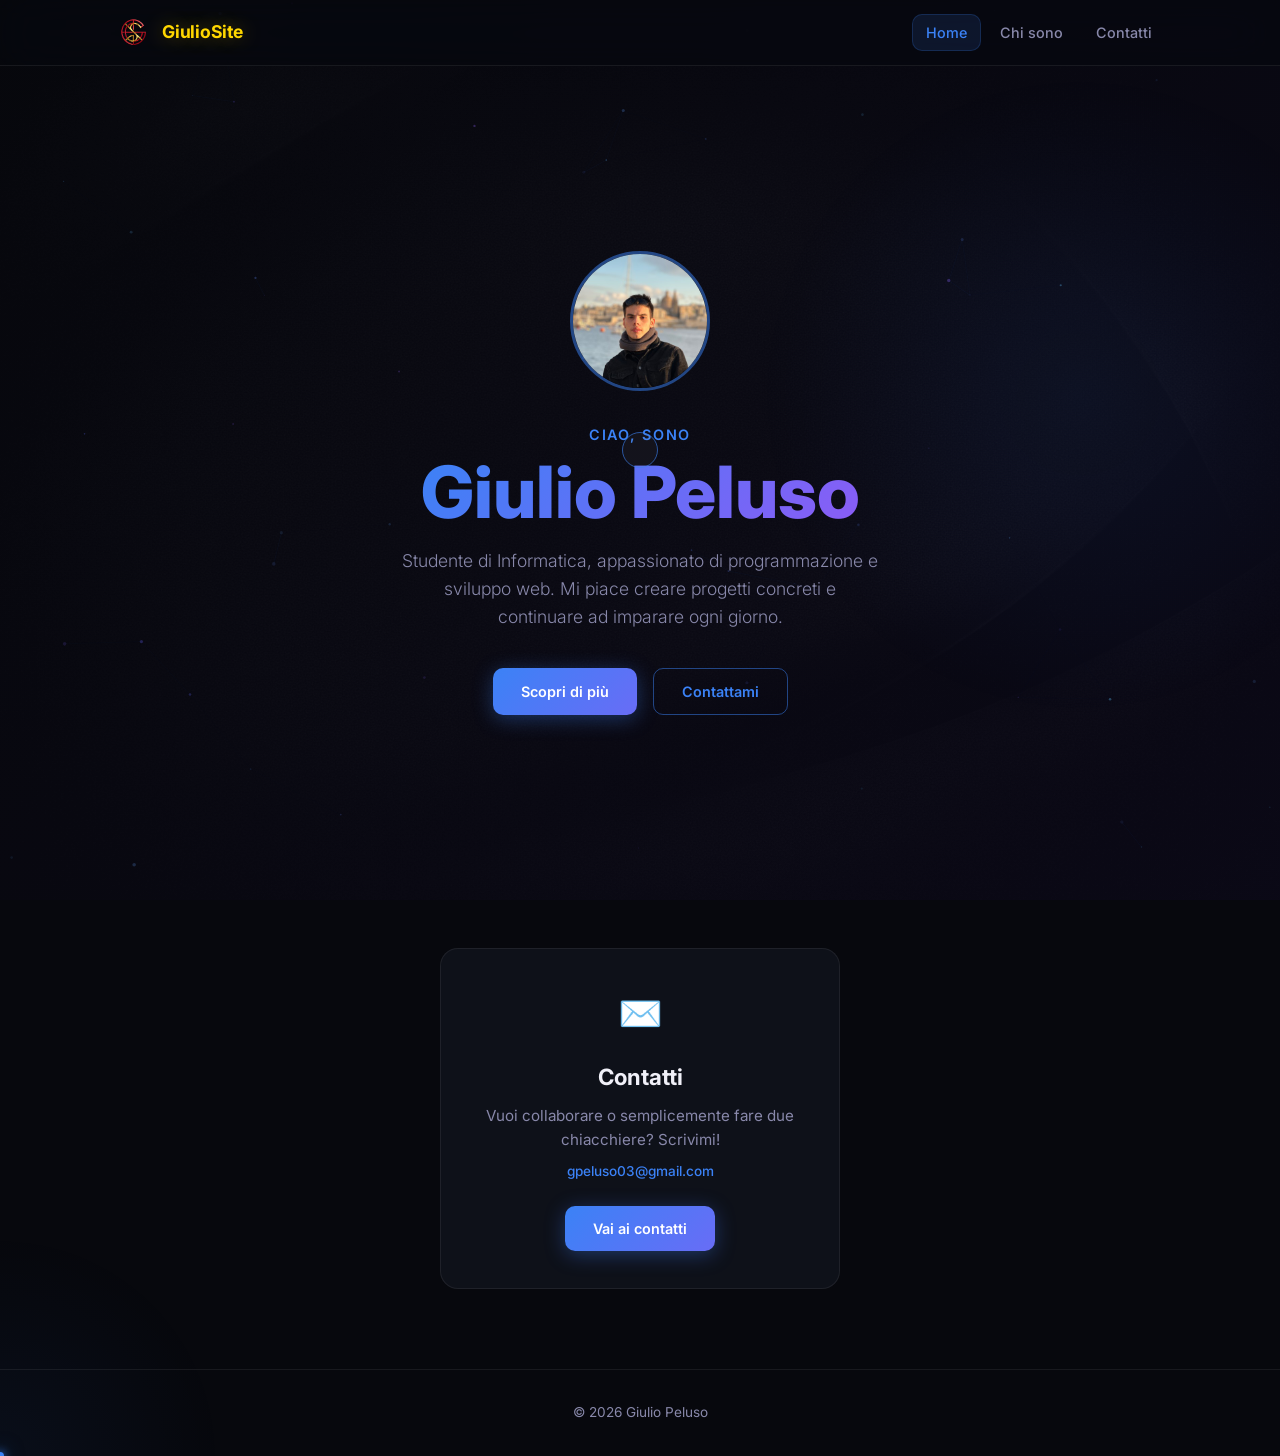
<file: index.html>
<!doctype html>
<html lang="it">
<head>
  <meta charset="UTF-8" />
  <meta name="viewport" content="width=device-width, initial-scale=1.0" />
  <title>Giulio Peluso — Home</title>
  <link rel="stylesheet" href="CSS/style.css" />
  <link rel="preconnect" href="https://fonts.googleapis.com" />
  <link rel="preconnect" href="https://fonts.gstatic.com" crossorigin />
  <link href="https://fonts.googleapis.com/css2?family=Inter:wght@300;400;500;600;700&display=swap" rel="stylesheet" />
</head>
<body>

  <header>
    <div class="nav-inner">
      <a href="index.html" class="nav-brand">
        <img src="img/logo-sito-giulio.png" alt="Logo Giulio" />
        <span>GiulioSite</span>
      </a>
      <nav>
        <ul class="nav-links" id="nav-links">
          <li><a href="index.html" class="active">Home</a></li>
          <li><a href="chi-sono.html">Chi sono</a></li>
          <li><a href="contatti.html">Contatti</a></li>
        </ul>
        <button class="hamburger" id="hamburger" aria-label="Apri menu" aria-expanded="false">
          <span></span><span></span><span></span>
        </button>
      </nav>
    </div>
  </header>

  <main>
    <section class="hero">
      <div class="hero-content">
        <img src="img/me.jfif" alt="Foto di Giulio" class="hero-avatar" />
        <p class="hero-greeting">Ciao, sono</p>
        <h1 class="hero-name">Giulio Peluso</h1>
        <p class="hero-desc">
          Studente di Informatica, appassionato di programmazione e sviluppo web.
          Mi piace creare progetti concreti e continuare ad imparare ogni giorno.
        </p>
        <div class="hero-cta">
          <a href="chi-sono.html" class="btn btn-primary">Scopri di più</a>
          <a href="contatti.html" class="btn btn-outline">Contattami</a>
        </div>
      </div>
    </section>

    <section class="preview-section">
      <div class="card reveal tilt">
        <div class="card-icon">✉️</div>
        <h2>Contatti</h2>
        <p>Vuoi collaborare o semplicemente fare due chiacchiere? Scrivimi!</p>
        <p class="preview-email">gpeluso03@gmail.com</p>
        <a href="contatti.html" class="btn btn-primary">Vai ai contatti</a>
      </div>
    </section>
  </main>

  <footer>
    <p>© <span id="year"></span> Giulio Peluso</p>
  </footer>

  <script src="Javascript/logic.js"></script>
</body>
</html>
</file>
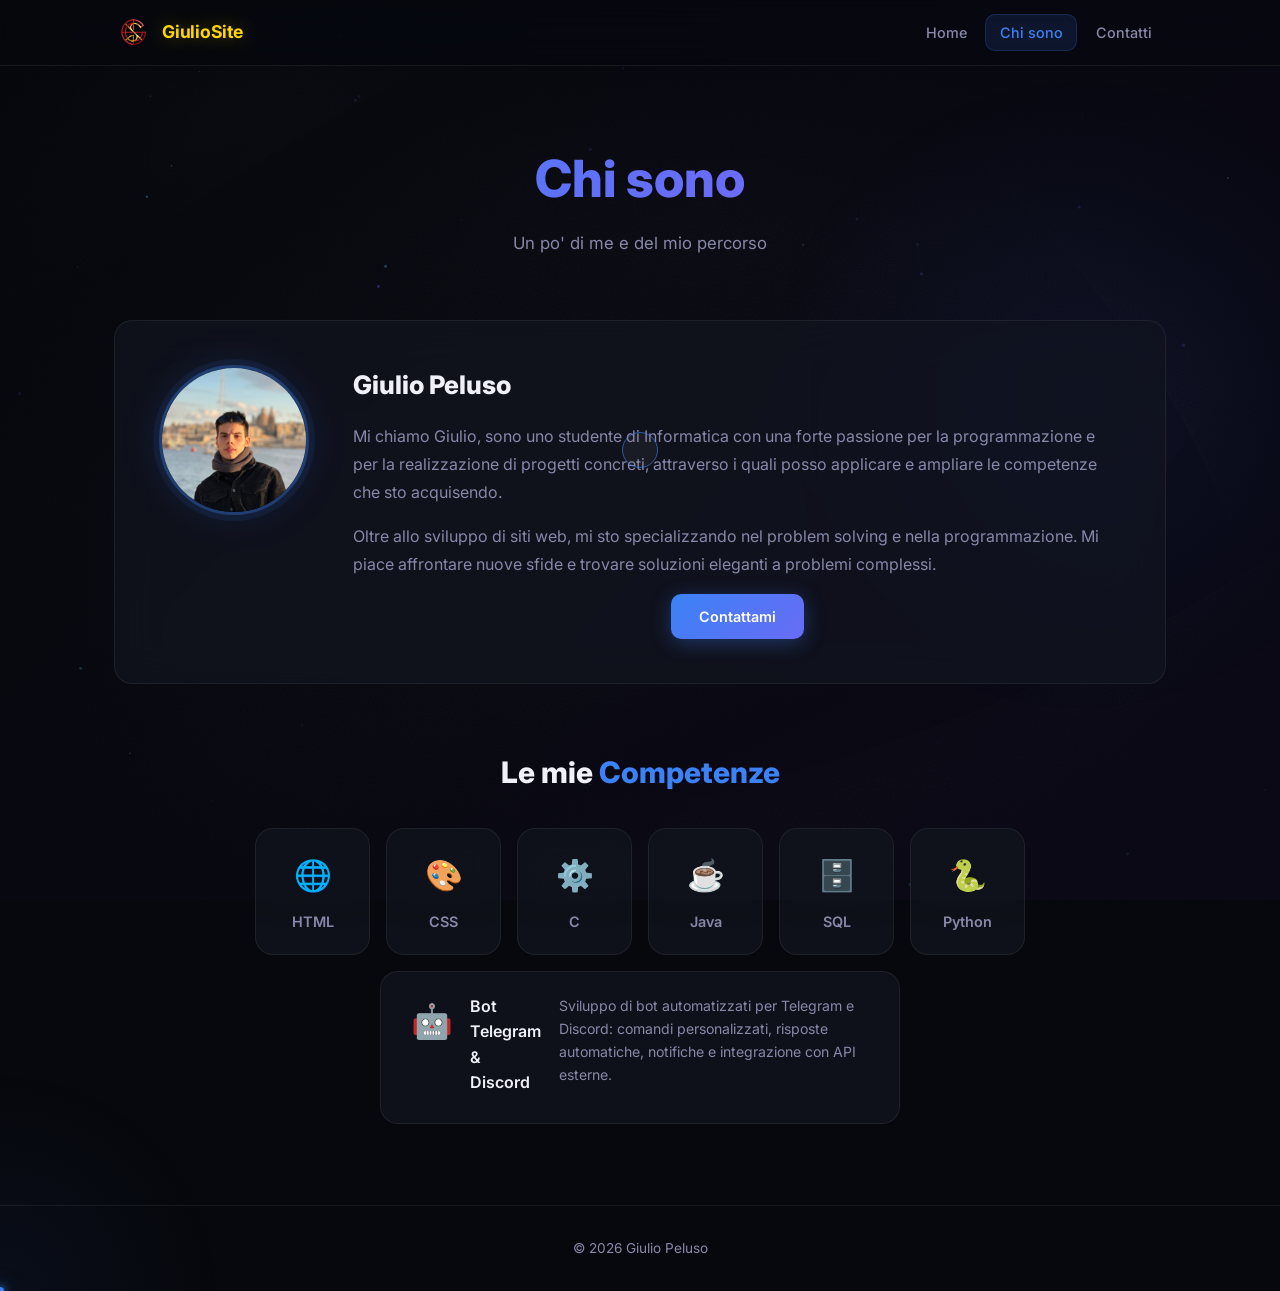
<file: chi-sono.html>
<!doctype html>
<html lang="it">
<head>
  <meta charset="UTF-8" />
  <meta name="viewport" content="width=device-width, initial-scale=1.0" />
  <title>Chi sono — Giulio Peluso</title>
  <link rel="stylesheet" href="CSS/style.css" />
  <link rel="preconnect" href="https://fonts.googleapis.com" />
  <link rel="preconnect" href="https://fonts.gstatic.com" crossorigin />
  <link href="https://fonts.googleapis.com/css2?family=Inter:wght@300;400;500;600;700&display=swap" rel="stylesheet" />
</head>
<body>

  <header>
    <div class="nav-inner">
      <a href="index.html" class="nav-brand">
        <img src="img/logo-sito-giulio.png" alt="Logo Giulio" />
        <span>GiulioSite</span>
      </a>
      <nav>
        <ul class="nav-links" id="nav-links">
          <li><a href="index.html">Home</a></li>
          <li><a href="chi-sono.html" class="active">Chi sono</a></li>
          <li><a href="contatti.html">Contatti</a></li>
        </ul>
        <button class="hamburger" id="hamburger" aria-label="Apri menu" aria-expanded="false">
          <span></span><span></span><span></span>
        </button>
      </nav>
    </div>
  </header>

  <main>
    <section class="page-hero">
      <h1>Chi sono</h1>
      <p>Un po' di me e del mio percorso</p>
    </section>

    <section class="about-section">
      <div class="about-card reveal tilt">
        <img src="img/me.jfif" alt="Foto di Giulio" class="about-avatar" />
        <div class="about-text">
          <h2>Giulio Peluso</h2>
          <p>
            Mi chiamo Giulio, sono uno studente di Informatica con una forte passione
            per la programmazione e per la realizzazione di progetti concreti,
            attraverso i quali posso applicare e ampliare le competenze che sto acquisendo.
          </p>
          <p>
            Oltre allo sviluppo di siti web, mi sto specializzando nel problem solving
            e nella programmazione. Mi piace affrontare nuove sfide e trovare
            soluzioni eleganti a problemi complessi.
          </p>
          <div class="btn-center">
            <a href="contatti.html" class="btn btn-primary">Contattami</a>
          </div>
        </div>
      </div>
    </section>

    <section class="skills-section">
      <h2 class="section-title reveal">Le mie <span class="accent">Competenze</span></h2>
      <div class="skills-grid">
        <div class="skill-card reveal tilt" data-delay="0">
          <span class="skill-icon">🌐</span>
          <span class="skill-name">HTML</span>
        </div>
        <div class="skill-card reveal tilt" data-delay="80">
          <span class="skill-icon">🎨</span>
          <span class="skill-name">CSS</span>
        </div>
        <div class="skill-card reveal tilt" data-delay="160">
          <span class="skill-icon">⚙️</span>
          <span class="skill-name">C</span>
        </div>
        <div class="skill-card reveal tilt" data-delay="240">
          <span class="skill-icon">☕</span>
          <span class="skill-name">Java</span>
        </div>
        <div class="skill-card reveal tilt" data-delay="320">
          <span class="skill-icon">🗄️</span>
          <span class="skill-name">SQL</span>
        </div>
        <div class="skill-card reveal tilt" data-delay="400">
          <span class="skill-icon">🐍</span>
          <span class="skill-name">Python</span>
        </div>
        <div class="skill-card skill-card--wide reveal tilt" data-delay="400">
          <span class="skill-icon">🤖</span>
          <span class="skill-name">Bot Telegram &amp; Discord</span>
          <p class="skill-desc">
            Sviluppo di bot automatizzati per Telegram e Discord: comandi personalizzati,
            risposte automatiche, notifiche e integrazione con API esterne.
          </p>
        </div>
      </div>
    </section>
  </main>

  <footer>
    <p>© <span id="year"></span> Giulio Peluso</p>
  </footer>

  <script src="Javascript/logic.js"></script>
</body>
</html>
</file>
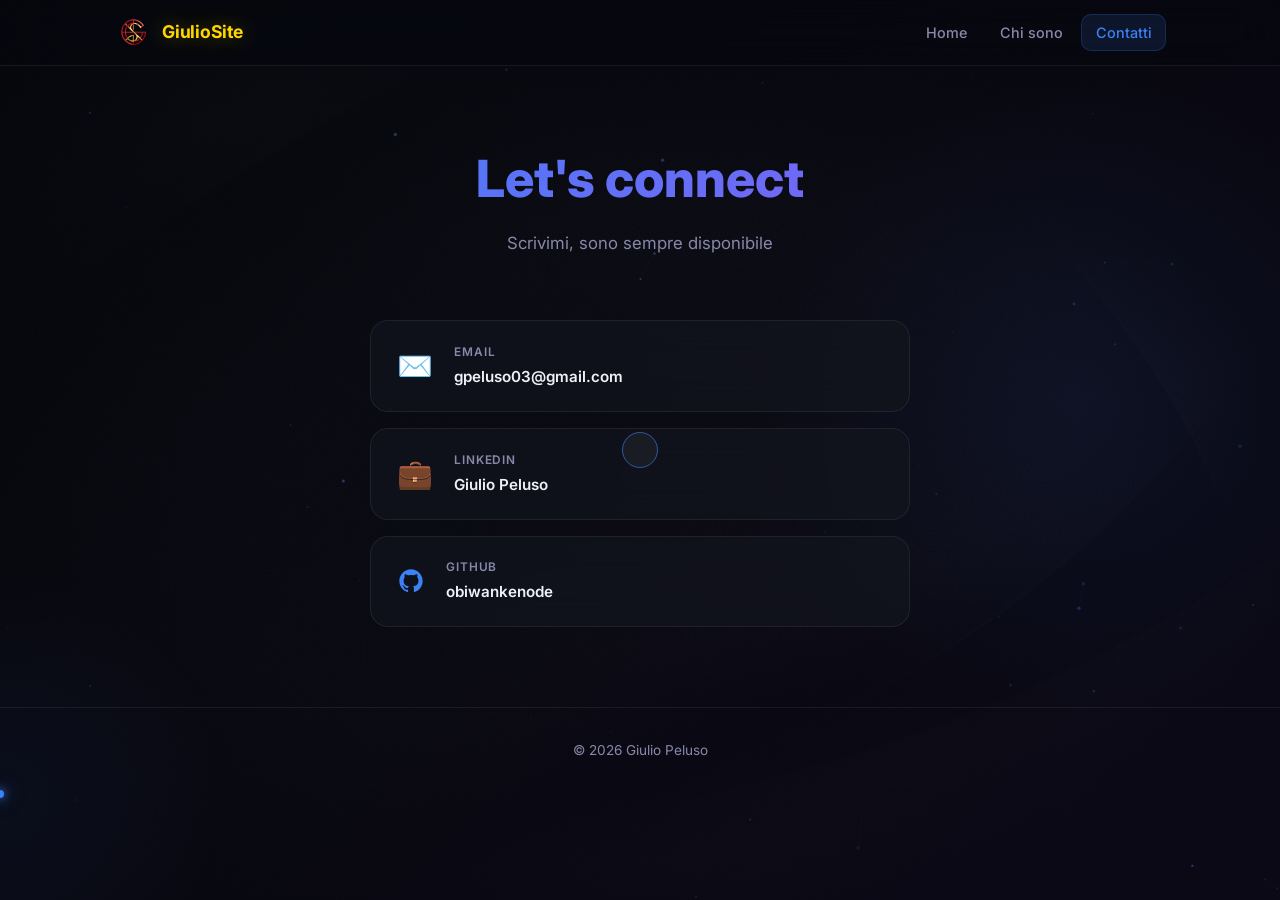
<file: contatti.html>
<!doctype html>
<html lang="it">
<head>
  <meta charset="UTF-8" />
  <meta name="viewport" content="width=device-width, initial-scale=1.0" />
  <title>Contatti — Giulio Peluso</title>
  <link rel="stylesheet" href="CSS/style.css" />
  <link rel="preconnect" href="https://fonts.googleapis.com" />
  <link rel="preconnect" href="https://fonts.gstatic.com" crossorigin />
  <link href="https://fonts.googleapis.com/css2?family=Inter:wght@300;400;500;600;700&display=swap" rel="stylesheet" />
</head>
<body>

  <header>
    <div class="nav-inner">
      <a href="index.html" class="nav-brand">
        <img src="img/logo-sito-giulio.png" alt="Logo Giulio" />
        <span>GiulioSite</span>
      </a>
      <nav>
        <ul class="nav-links" id="nav-links">
          <li><a href="index.html">Home</a></li>
          <li><a href="chi-sono.html">Chi sono</a></li>
          <li><a href="contatti.html" class="active">Contatti</a></li>
        </ul>
        <button class="hamburger" id="hamburger" aria-label="Apri menu" aria-expanded="false">
          <span></span><span></span><span></span>
        </button>
      </nav>
    </div>
  </header>

  <main>
    <section class="page-hero">
      <h1>Let's connect</h1>
      <p>Scrivimi, sono sempre disponibile</p>
    </section>

    <section class="contatti-section">
      <div class="contatti-grid">

        <a href="mailto:gpeluso03@gmail.com" class="contatto-card reveal from-left" data-delay="0">
          <span class="contatto-icon">✉️</span>
          <div>
            <span class="contatto-label">Email</span>
            <span class="contatto-val">gpeluso03@gmail.com</span>
          </div>
        </a>

        <a href="https://www.linkedin.com/feed/" target="_blank" rel="noopener" class="contatto-card reveal from-left" data-delay="120">
          <span class="contatto-icon">💼</span>
          <div>
            <span class="contatto-label">LinkedIn</span>
            <span class="contatto-val">Giulio Peluso</span>
          </div>
        </a>

        <a href="https://github.com/obiwankenode" target="_blank" rel="noopener" class="contatto-card reveal from-left" data-delay="240">
          <span class="contatto-icon">
            <svg viewBox="0 0 24 24" fill="currentColor" width="28" height="28">
              <path d="M12 2C6.477 2 2 6.477 2 12c0 4.418 2.865 8.167 6.839 9.489.5.092.682-.217.682-.482 0-.237-.009-.868-.014-1.703-2.782.604-3.369-1.341-3.369-1.341-.454-1.155-1.11-1.463-1.11-1.463-.908-.62.069-.608.069-.608 1.003.07 1.531 1.03 1.531 1.03.892 1.529 2.341 1.087 2.91.832.092-.647.35-1.088.636-1.338-2.22-.253-4.555-1.11-4.555-4.943 0-1.091.39-1.984 1.029-2.683-.103-.253-.446-1.27.098-2.647 0 0 .84-.269 2.75 1.025A9.578 9.578 0 0 1 12 6.836a9.59 9.59 0 0 1 2.504.337c1.909-1.294 2.747-1.025 2.747-1.025.546 1.377.203 2.394.1 2.647.64.699 1.028 1.592 1.028 2.683 0 3.842-2.339 4.687-4.566 4.935.359.309.678.919.678 1.852 0 1.336-.012 2.415-.012 2.743 0 .267.18.578.688.48C19.138 20.163 22 16.418 22 12c0-5.523-4.477-10-10-10z"/>
            </svg>
          </span>
          <div>
            <span class="contatto-label">GitHub</span>
            <span class="contatto-val">obiwankenode</span>
          </div>
        </a>

      </div>
    </section>
  </main>

  <footer>
    <p>© <span id="year"></span> Giulio Peluso</p>
  </footer>

  <script src="Javascript/logic.js"></script>
</body>
</html>
</file>
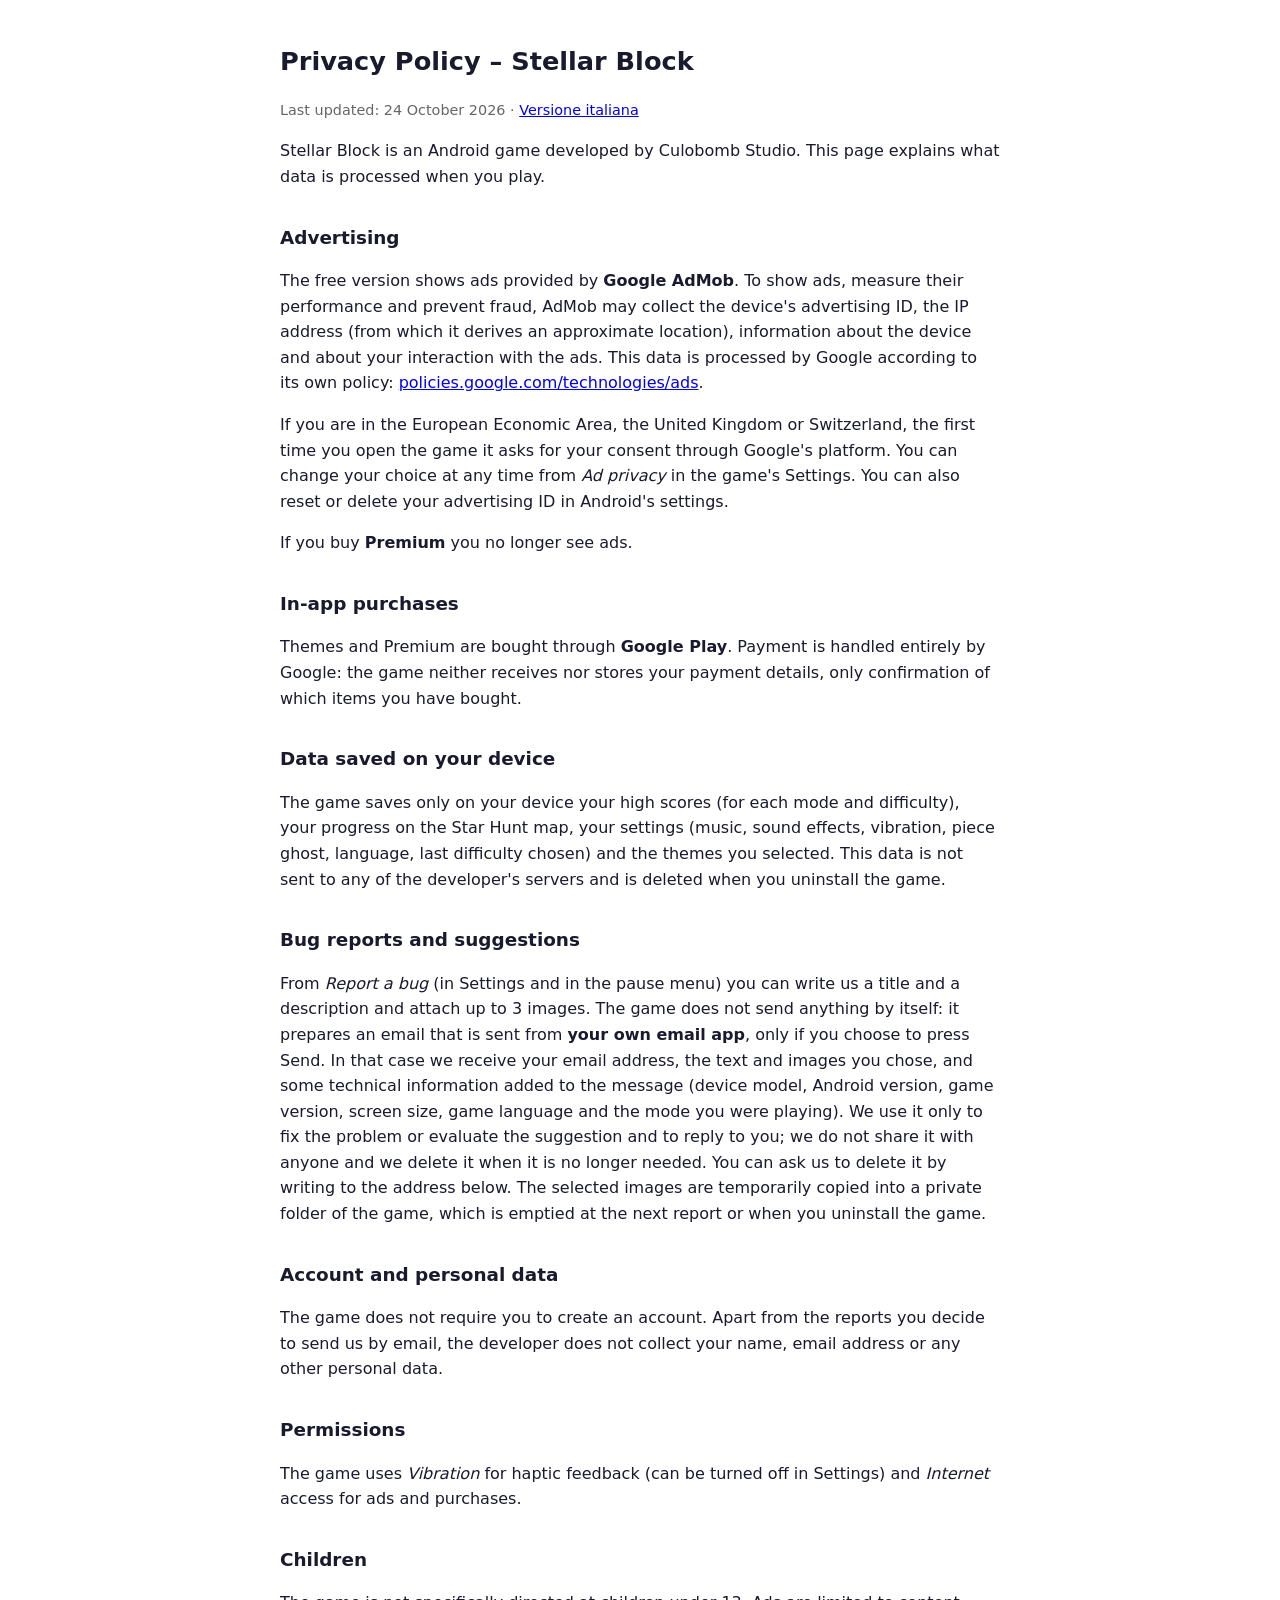
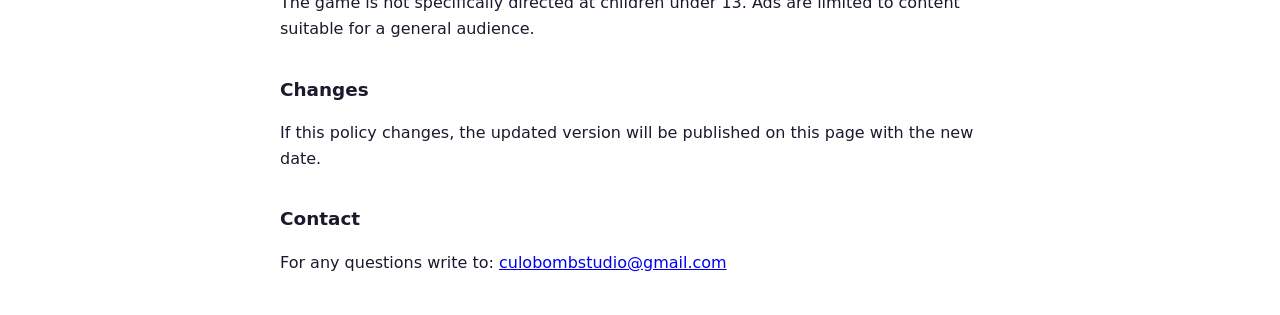
<file: stellar-block/privacy-policy-en.html>
<!doctype html>
<html lang="en">
<head>
<meta charset="utf-8">
<meta name="viewport" content="width=device-width, initial-scale=1">
<title>Stellar Block – Privacy Policy</title>
<style>
  body{font-family:system-ui,-apple-system,Segoe UI,Roboto,sans-serif;max-width:720px;margin:0 auto;padding:24px 16px;line-height:1.6;color:#1a1a2e;background:#fff}
  h1{font-size:1.6rem} h2{font-size:1.15rem;margin-top:1.8em}
  .muted{color:#666;font-size:.9rem}
</style>
</head>
<body>
<h1>Privacy Policy – Stellar Block</h1>
<p class="muted">Last updated: 24 October 2026 · <a href="privacy-policy.html">Versione italiana</a></p>

<p>Stellar Block is an Android game developed by Culobomb Studio. This page explains what data is processed when you play.</p>

<h2>Advertising</h2>
<p>The free version shows ads provided by <strong>Google AdMob</strong>. To show ads, measure their performance and prevent fraud, AdMob may collect the device's advertising ID, the IP address (from which it derives an approximate location), information about the device and about your interaction with the ads. This data is processed by Google according to its own policy: <a href="https://policies.google.com/technologies/ads">policies.google.com/technologies/ads</a>.</p>
<p>If you are in the European Economic Area, the United Kingdom or Switzerland, the first time you open the game it asks for your consent through Google's platform. You can change your choice at any time from <em>Ad privacy</em> in the game's Settings. You can also reset or delete your advertising ID in Android's settings.</p>
<p>If you buy <strong>Premium</strong> you no longer see ads.</p>

<h2>In-app purchases</h2>
<p>Themes and Premium are bought through <strong>Google Play</strong>. Payment is handled entirely by Google: the game neither receives nor stores your payment details, only confirmation of which items you have bought.</p>

<h2>Data saved on your device</h2>
<p>The game saves only on your device your high scores (for each mode and difficulty), your progress on the Star Hunt map, your settings (music, sound effects, vibration, piece ghost, language, last difficulty chosen) and the themes you selected. This data is not sent to any of the developer's servers and is deleted when you uninstall the game.</p>

<h2>Bug reports and suggestions</h2>
<p>From <em>Report a bug</em> (in Settings and in the pause menu) you can write us a title and a description and attach up to 3 images. The game does not send anything by itself: it prepares an email that is sent from <strong>your own email app</strong>, only if you choose to press Send. In that case we receive your email address, the text and images you chose, and some technical information added to the message (device model, Android version, game version, screen size, game language and the mode you were playing). We use it only to fix the problem or evaluate the suggestion and to reply to you; we do not share it with anyone and we delete it when it is no longer needed. You can ask us to delete it by writing to the address below. The selected images are temporarily copied into a private folder of the game, which is emptied at the next report or when you uninstall the game.</p>

<h2>Account and personal data</h2>
<p>The game does not require you to create an account. Apart from the reports you decide to send us by email, the developer does not collect your name, email address or any other personal data.</p>

<h2>Permissions</h2>
<p>The game uses <em>Vibration</em> for haptic feedback (can be turned off in Settings) and <em>Internet</em> access for ads and purchases.</p>

<h2>Children</h2>
<p>The game is not specifically directed at children under 13. Ads are limited to content suitable for a general audience.</p>

<h2>Changes</h2>
<p>If this policy changes, the updated version will be published on this page with the new date.</p>

<h2>Contact</h2>
<p>For any questions write to: <a href="mailto:culobombstudio@gmail.com">culobombstudio@gmail.com</a></p>
</body>
</html>
</file>
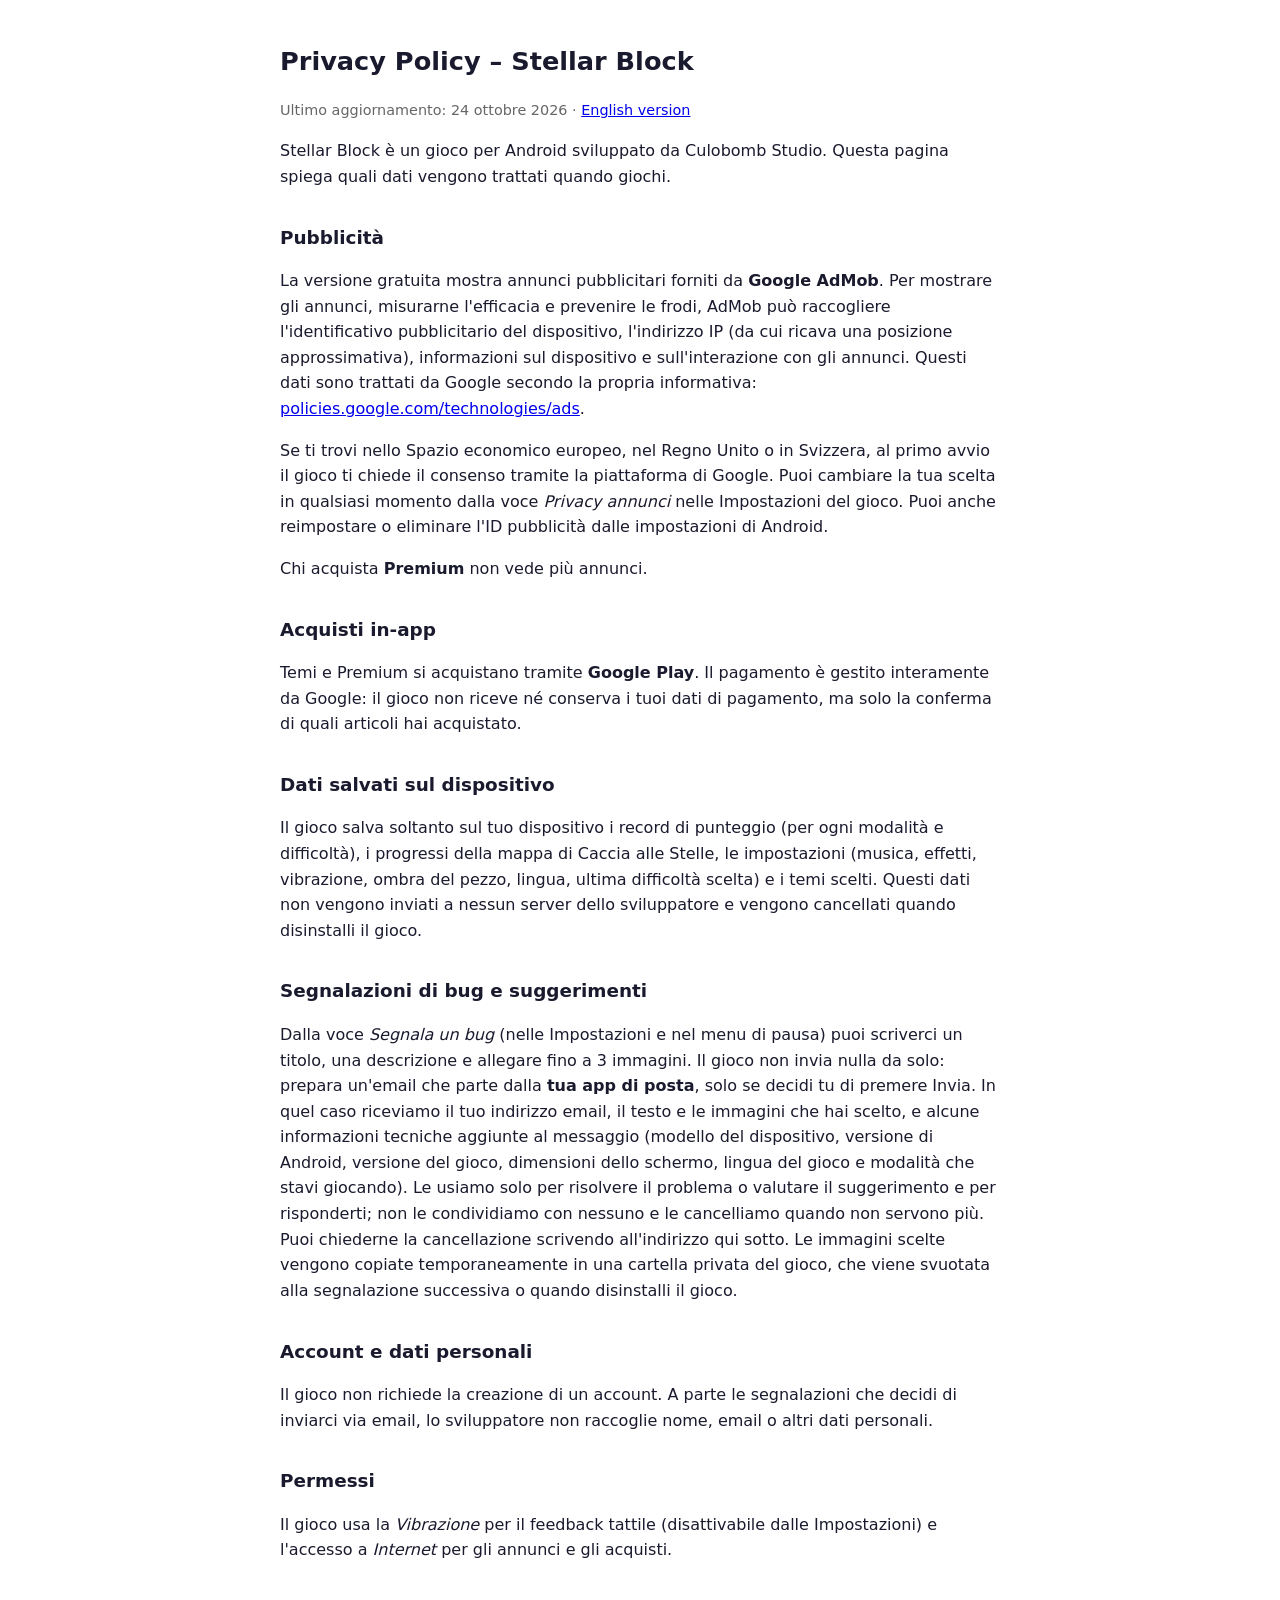
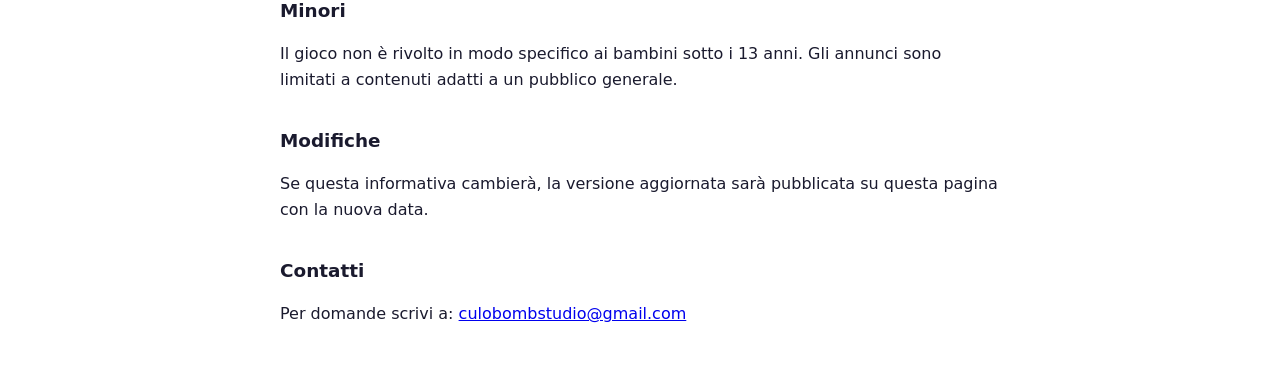
<file: stellar-block/privacy-policy.html>
<!doctype html>
<html lang="it">
<head>
<meta charset="utf-8">
<meta name="viewport" content="width=device-width, initial-scale=1">
<title>Stellar Block – Privacy Policy</title>
<style>
  body{font-family:system-ui,-apple-system,Segoe UI,Roboto,sans-serif;max-width:720px;margin:0 auto;padding:24px 16px;line-height:1.6;color:#1a1a2e;background:#fff}
  h1{font-size:1.6rem} h2{font-size:1.15rem;margin-top:1.8em}
  .muted{color:#666;font-size:.9rem}
</style>
</head>
<body>
<h1>Privacy Policy – Stellar Block</h1>
<p class="muted">Ultimo aggiornamento: 24 ottobre 2026 · <a href="privacy-policy-en.html">English version</a></p>

<p>Stellar Block è un gioco per Android sviluppato da Culobomb Studio. Questa pagina spiega quali dati vengono trattati quando giochi.</p>

<h2>Pubblicità</h2>
<p>La versione gratuita mostra annunci pubblicitari forniti da <strong>Google AdMob</strong>. Per mostrare gli annunci, misurarne l'efficacia e prevenire le frodi, AdMob può raccogliere l'identificativo pubblicitario del dispositivo, l'indirizzo IP (da cui ricava una posizione approssimativa), informazioni sul dispositivo e sull'interazione con gli annunci. Questi dati sono trattati da Google secondo la propria informativa: <a href="https://policies.google.com/technologies/ads">policies.google.com/technologies/ads</a>.</p>
<p>Se ti trovi nello Spazio economico europeo, nel Regno Unito o in Svizzera, al primo avvio il gioco ti chiede il consenso tramite la piattaforma di Google. Puoi cambiare la tua scelta in qualsiasi momento dalla voce <em>Privacy annunci</em> nelle Impostazioni del gioco. Puoi anche reimpostare o eliminare l'ID pubblicità dalle impostazioni di Android.</p>
<p>Chi acquista <strong>Premium</strong> non vede più annunci.</p>

<h2>Acquisti in-app</h2>
<p>Temi e Premium si acquistano tramite <strong>Google Play</strong>. Il pagamento è gestito interamente da Google: il gioco non riceve né conserva i tuoi dati di pagamento, ma solo la conferma di quali articoli hai acquistato.</p>

<h2>Dati salvati sul dispositivo</h2>
<p>Il gioco salva soltanto sul tuo dispositivo i record di punteggio (per ogni modalità e difficoltà), i progressi della mappa di Caccia alle Stelle, le impostazioni (musica, effetti, vibrazione, ombra del pezzo, lingua, ultima difficoltà scelta) e i temi scelti. Questi dati non vengono inviati a nessun server dello sviluppatore e vengono cancellati quando disinstalli il gioco.</p>

<h2>Segnalazioni di bug e suggerimenti</h2>
<p>Dalla voce <em>Segnala un bug</em> (nelle Impostazioni e nel menu di pausa) puoi scriverci un titolo, una descrizione e allegare fino a 3 immagini. Il gioco non invia nulla da solo: prepara un'email che parte dalla <strong>tua app di posta</strong>, solo se decidi tu di premere Invia. In quel caso riceviamo il tuo indirizzo email, il testo e le immagini che hai scelto, e alcune informazioni tecniche aggiunte al messaggio (modello del dispositivo, versione di Android, versione del gioco, dimensioni dello schermo, lingua del gioco e modalità che stavi giocando). Le usiamo solo per risolvere il problema o valutare il suggerimento e per risponderti; non le condividiamo con nessuno e le cancelliamo quando non servono più. Puoi chiederne la cancellazione scrivendo all'indirizzo qui sotto. Le immagini scelte vengono copiate temporaneamente in una cartella privata del gioco, che viene svuotata alla segnalazione successiva o quando disinstalli il gioco.</p>

<h2>Account e dati personali</h2>
<p>Il gioco non richiede la creazione di un account. A parte le segnalazioni che decidi di inviarci via email, lo sviluppatore non raccoglie nome, email o altri dati personali.</p>

<h2>Permessi</h2>
<p>Il gioco usa la <em>Vibrazione</em> per il feedback tattile (disattivabile dalle Impostazioni) e l'accesso a <em>Internet</em> per gli annunci e gli acquisti.</p>

<h2>Minori</h2>
<p>Il gioco non è rivolto in modo specifico ai bambini sotto i 13 anni. Gli annunci sono limitati a contenuti adatti a un pubblico generale.</p>

<h2>Modifiche</h2>
<p>Se questa informativa cambierà, la versione aggiornata sarà pubblicata su questa pagina con la nuova data.</p>

<h2>Contatti</h2>
<p>Per domande scrivi a: <a href="mailto:culobombstudio@gmail.com">culobombstudio@gmail.com</a></p>
</body>
</html>
</file>
<file: CSS/style.css>
/* ===== RESET & VARIABLES ===== */
*, *::before, *::after { box-sizing: border-box; margin: 0; padding: 0; }

:root {
  --bg:         #07080d;
  --bg-card:    rgba(18, 20, 30, 0.75);
  --border:     rgba(255, 255, 255, 0.07);
  --text:       #f0f0f8;
  --muted:      #8888aa;
  --accent:     #3b82f6;
  --accent2:    #8b5cf6;
  --accent3:    #06b6d4;
  --gold:       #ffd700;
  --green:      #10b981;
  --radius:     18px;
  --radius-sm:  10px;
  --nav-h:      66px;
}

html { scroll-behavior: smooth; }

/* ===== KEYFRAMES ===== */
@keyframes fadeInDown  { from { opacity:0; transform:translateY(-24px); } to { opacity:1; transform:none; } }
@keyframes fadeInUp    { from { opacity:0; transform:translateY(44px);  } to { opacity:1; transform:none; } }
@keyframes fadeIn      { from { opacity:0; } to { opacity:1; } }
@keyframes scaleIn     { from { opacity:0; transform:scale(.65); } to { opacity:1; transform:scale(1); } }
@keyframes avatarFloat { 0%,100% { transform:translateY(0); } 50% { transform:translateY(-10px); } }
@keyframes avatarGlow  {
  0%,100% { box-shadow: 0 0 0 5px rgba(59,130,246,.12), 0 0 40px rgba(59,130,246,.18); }
  50%      { box-shadow: 0 0 0 12px rgba(139,92,246,.2), 0 0 70px rgba(139,92,246,.35); }
}
@keyframes borderGlow  {
  0%,100% { border-color: rgba(59,130,246,.25); box-shadow: 0 0 0 rgba(59,130,246,0); }
  50%      { border-color: rgba(139,92,246,.6);  box-shadow: 0 0 24px rgba(139,92,246,.2); }
}
@keyframes gradientShift { 0%{background-position:0% 50%} 50%{background-position:100% 50%} 100%{background-position:0% 50%} }
@keyframes orbMove {
  0%   { transform: translate(0,0) scale(1); }
  33%  { transform: translate(80px,-60px) scale(1.15); }
  66%  { transform: translate(-60px,40px) scale(.9); }
  100% { transform: translate(0,0) scale(1); }
}
@keyframes particleFloat {
  0%,100% { transform: translateY(0) translateX(0) scale(1); opacity:.4; }
  50%      { transform: translateY(-30px) translateX(15px) scale(1.2); opacity:.8; }
}
@keyframes scrollBar { from { width:0; } to { width:100%; } }
@keyframes cursorPulse {
  0%,100% { transform:translate(-50%,-50%) scale(1); opacity:.8; }
  50%      { transform:translate(-50%,-50%) scale(1.4); opacity:.4; }
}
@keyframes shimmerBtn { 0% { background-position:-200% center; } 100% { background-position:200% center; } }

/* ===== CURSOR ===== */
*, *::before, *::after { cursor: none !important; }

.cursor-dot {
  position: fixed; z-index: 9999;
  width: 8px; height: 8px; border-radius: 50%;
  background: var(--accent);
  pointer-events: none;
  transform: translate(-50%,-50%);
  transition: width .15s, height .15s, background .2s;
  box-shadow: 0 0 10px var(--accent), 0 0 20px rgba(59,130,246,.5);
}
.cursor-ring {
  position: fixed; z-index: 9998;
  width: 36px; height: 36px; border-radius: 50%;
  border: 1.5px solid rgba(59,130,246,.6);
  pointer-events: none;
  transform: translate(-50%,-50%);
  transition: width .3s ease, height .3s ease, border-color .3s;
  backdrop-filter: invert(5%);
}
body.cursor-hover .cursor-dot  { width: 12px; height: 12px; background: var(--accent2); box-shadow: 0 0 16px var(--accent2), 0 0 30px rgba(139,92,246,.5); }
body.cursor-hover .cursor-ring { width: 56px; height: 56px; border-color: rgba(139,92,246,.5); }
body.cursor-click .cursor-dot  { transform: translate(-50%,-50%) scale(.6); }

/* ===== SCROLL PROGRESS ===== */
.scroll-progress {
  position: fixed; top: 0; left: 0; z-index: 200;
  height: 2px; width: 0;
  background: linear-gradient(90deg, var(--accent), var(--accent2), var(--accent3));
  transition: width .1s linear;
  box-shadow: 0 0 8px rgba(59,130,246,.6);
}

/* ===== PAGE BASE ===== */
body {
  font-family: 'Inter', -apple-system, BlinkMacSystemFont, sans-serif;
  background-color: var(--bg);
  background-image: url("../img/background-sito.jpeg");
  background-size: cover;
  background-position: center;
  background-attachment: fixed;
  color: var(--text);
  min-height: 100vh;
  line-height: 1.6;
  overflow-x: hidden;
  animation: fadeIn .4s ease both;
}

/* Dark overlay */
body::before {
  content:'';
  position: fixed; inset: 0;
  background: linear-gradient(135deg, rgba(7,8,13,.92) 0%, rgba(12,10,25,.88) 100%);
  z-index: 0; pointer-events: none;
}

/* Ambient glow orb */
body::after {
  content:'';
  position: fixed;
  width: 700px; height: 700px; border-radius: 50%;
  background: radial-gradient(circle, rgba(59,130,246,.07) 0%, transparent 65%);
  top: 5%; right: -150px;
  z-index: 0; pointer-events: none;
  animation: orbMove 20s ease-in-out infinite;
}

main, header, footer { position: relative; z-index: 1; }

a { color: var(--accent); text-decoration: none; transition: color .2s; }
a:hover { color: #93c5fd; }
img { display: block; max-width: 100%; }

/* ===== GRADIENT TEXT ===== */
.gradient-text {
  background: linear-gradient(135deg, var(--accent), var(--accent2), var(--accent3));
  background-size: 200% 200%;
  -webkit-background-clip: text;
  -webkit-text-fill-color: transparent;
  background-clip: text;
  animation: gradientShift 4s ease infinite;
}

/* ===== HEADER ===== */
header {
  position: sticky; top: 0; z-index: 100;
  height: var(--nav-h);
  background: rgba(7,8,13,.7);
  backdrop-filter: blur(24px) saturate(180%);
  -webkit-backdrop-filter: blur(24px) saturate(180%);
  border-bottom: 1px solid var(--border);
  animation: fadeInDown .5s cubic-bezier(.16,1,.3,1) both;
}

.nav-inner {
  max-width: 1100px; margin: 0 auto;
  padding: 0 1.5rem; height: 100%;
  display: flex; align-items: center; justify-content: space-between;
}

.nav-brand {
  display: flex; align-items: center; gap: .65rem;
  text-decoration: none; color: var(--text);
}
.nav-brand img  { height: 38px; width: auto; border-radius: 8px; }
.nav-brand span {
  font-size: 1.1rem; font-weight: 700;
  color: var(--gold); letter-spacing: -.3px;
  text-shadow: 0 0 20px rgba(255,215,0,.4);
}

nav { display: flex; align-items: center; }

.nav-links { list-style: none; display: flex; gap: .25rem; }

.nav-links a {
  display: block; padding: .45rem .9rem;
  border-radius: var(--radius-sm);
  color: var(--muted); font-size: .9rem; font-weight: 500;
  transition: color .2s, background .2s;
  position: relative;
}
.nav-links a::after {
  content: ''; position: absolute;
  bottom: 4px; left: .9rem; right: .9rem; height: 1.5px;
  background: linear-gradient(90deg, var(--accent), var(--accent2));
  transform: scaleX(0); transition: transform .3s cubic-bezier(.16,1,.3,1);
  border-radius: 1px;
}
.nav-links a:not(.active):hover { color: var(--text); background: rgba(255,255,255,.05); }
.nav-links a:not(.active):hover::after { transform: scaleX(1); }
.nav-links a.active {
  color: var(--accent);
  background: rgba(59,130,246,.12);
  box-shadow: inset 0 0 0 1px rgba(59,130,246,.2);
}

/* ===== HAMBURGER ===== */
.hamburger {
  display: none; flex-direction: column; justify-content: center;
  gap: 5px; background: none; border: none;
  padding: 6px; margin-left: .5rem; border-radius: var(--radius-sm);
}
.hamburger span {
  display: block; width: 22px; height: 2px;
  background: var(--text); border-radius: 2px;
  transition: transform .3s, opacity .3s;
}
.hamburger.open span:nth-child(1) { transform: translateY(7px) rotate(45deg); }
.hamburger.open span:nth-child(2) { opacity: 0; }
.hamburger.open span:nth-child(3) { transform: translateY(-7px) rotate(-45deg); }

/* ===== MOBILE MENU ===== */
@media (max-width: 640px) {
  .hamburger { display: flex; }
  .nav-links {
    display: none; position: absolute;
    top: var(--nav-h); left: 0; right: 0;
    flex-direction: column; gap: 0;
    background: rgba(7,8,13,.97);
    backdrop-filter: blur(24px);
    border-bottom: 1px solid var(--border);
    padding: .5rem 0 1rem;
  }
  .nav-links.open { display: flex; }
  .nav-links a { padding: .8rem 1.5rem; border-radius: 0; font-size: 1rem; }
}

/* ===== MAIN ===== */
main { max-width: 1100px; margin: 0 auto; padding: 0 1.5rem; }

/* ===== HERO ===== */
.hero {
  min-height: calc(100vh - var(--nav-h));
  display: flex; align-items: center; justify-content: center;
  padding: 4rem 0;
}

.hero-content {
  display: flex; flex-direction: column;
  align-items: center; text-align: center; max-width: 640px;
}

.hero-avatar {
  width: 140px; height: 140px;
  object-fit: cover; border-radius: 50%;
  border: 3px solid rgba(59,130,246,.5);
  margin-bottom: 2rem;
  animation: scaleIn .7s cubic-bezier(.34,1.56,.64,1) .1s both,
             avatarFloat 5s ease-in-out 1s infinite,
             avatarGlow  4s ease-in-out 1s infinite;
}

.hero-greeting {
  font-size: .9rem; color: var(--accent); font-weight: 600;
  letter-spacing: .12em; text-transform: uppercase; margin-bottom: .5rem;
  animation: fadeInUp .5s cubic-bezier(.16,1,.3,1) .35s both;
}

.hero-name {
  font-size: clamp(2.8rem, 7vw, 4.5rem); font-weight: 800;
  line-height: 1.05; margin-bottom: 1.1rem;
  animation: fadeInUp .6s cubic-bezier(.16,1,.3,1) .5s both;
}

.hero-desc {
  font-size: 1.1rem; font-weight: 300; color: var(--muted);
  max-width: 480px; margin-bottom: 2.25rem;
  animation: fadeInUp .6s cubic-bezier(.16,1,.3,1) .65s both;
}

.hero-cta {
  display: flex; gap: 1rem; flex-wrap: wrap; justify-content: center;
  animation: fadeInUp .6s cubic-bezier(.16,1,.3,1) .8s both;
}

/* ===== BUTTONS ===== */
.btn {
  display: inline-flex; align-items: center; justify-content: center;
  padding: .7rem 1.75rem; border-radius: var(--radius-sm);
  font-weight: 600; font-size: .9rem; border: none;
  transition: transform .2s cubic-bezier(.34,1.56,.64,1), box-shadow .2s;
  text-decoration: none; position: relative; overflow: hidden;
  will-change: transform;
}
.btn:active { transform: scale(.96) !important; }

.btn-primary {
  background: linear-gradient(135deg, var(--accent), var(--accent2));
  background-size: 200% auto; color: #fff;
  box-shadow: 0 4px 20px rgba(59,130,246,.35);
  animation: shimmerBtn 3s linear infinite;
}
.btn-primary:hover {
  color: #fff;
  box-shadow: 0 8px 30px rgba(59,130,246,.55), 0 0 0 1px rgba(59,130,246,.3);
}

.btn-outline {
  background: transparent; color: var(--accent);
  border: 1.5px solid rgba(59,130,246,.5);
}
.btn-outline::before {
  content:''; position:absolute; inset:0;
  background: linear-gradient(135deg, rgba(59,130,246,.1), rgba(139,92,246,.1));
  transform: scaleX(0); transform-origin: left;
  transition: transform .35s ease;
}
.btn-outline:hover { color: var(--text); border-color: var(--accent2); }
.btn-outline:hover::before { transform: scaleX(1); }

/* ===== PREVIEW SECTION ===== */
.preview-section { padding: 3rem 0 5rem; display: flex; justify-content: center; }

/* ===== GLASS CARD ===== */
.card {
  background: var(--bg-card);
  border: 1px solid var(--border);
  border-radius: var(--radius);
  padding: 2.25rem; text-align: center;
  max-width: 400px; width: 100%;
  backdrop-filter: blur(20px) saturate(150%);
  transition: border-color .3s, box-shadow .3s, transform .1s ease;
}
.card:hover {
  border-color: rgba(59,130,246,.4);
  box-shadow: 0 24px 60px rgba(0,0,0,.6), 0 0 0 1px rgba(59,130,246,.15), inset 0 1px 0 rgba(255,255,255,.05);
}
.card-icon  { font-size: 2.25rem; margin-bottom: 1rem; }
.card h2    { font-size: 1.4rem; font-weight: 700; margin-bottom: .6rem; }
.card p     { color: var(--muted); font-size: .95rem; margin-bottom: .5rem; }
.preview-email { font-size: .85rem !important; color: var(--accent) !important; margin-bottom: 1.5rem !important; font-weight: 500; }

/* ===== PAGE HERO ===== */
.page-hero { padding: 4.5rem 0 3rem; text-align: center; }
.page-hero h1 {
  font-size: clamp(2.2rem, 5vw, 3.2rem); font-weight: 800; margin-bottom: .6rem;
  animation: fadeInUp .6s cubic-bezier(.16,1,.3,1) .1s both;
}
.page-hero p {
  color: var(--muted); font-size: 1.05rem;
  animation: fadeInUp .6s cubic-bezier(.16,1,.3,1) .25s both;
}

/* ===== ABOUT SECTION ===== */
.about-section { padding: 1rem 0 3rem; }

.about-card {
  background: var(--bg-card);
  border: 1px solid var(--border);
  border-radius: var(--radius); padding: 2.75rem;
  display: flex; gap: 2.75rem; align-items: flex-start;
  backdrop-filter: blur(20px) saturate(150%);
  transition: border-color .3s, box-shadow .3s;
}
.about-card:hover {
  border-color: rgba(59,130,246,.3);
  box-shadow: 0 20px 60px rgba(0,0,0,.5), inset 0 1px 0 rgba(255,255,255,.05);
}

.about-avatar {
  width: 150px; height: 150px; object-fit: cover;
  border-radius: 50%; flex-shrink: 0;
  border: 3px solid rgba(59,130,246,.4);
  box-shadow: 0 0 0 6px rgba(59,130,246,.08), 0 0 40px rgba(59,130,246,.15);
  transition: box-shadow .4s;
}
.about-card:hover .about-avatar {
  box-shadow: 0 0 0 8px rgba(139,92,246,.12), 0 0 60px rgba(139,92,246,.3);
}

.about-text h2  { font-size: 1.6rem; font-weight: 800; margin-bottom: 1rem; }
.about-text p   { color: var(--muted); font-size: 1rem; margin-bottom: 1rem; line-height: 1.75; }

.btn-center {
  display: flex; justify-content: center;
  margin-top: .75rem; width: 100%;
}

/* ===== SKILLS SECTION ===== */
.skills-section { padding: 1rem 0 5rem; }

.section-title {
  font-size: 1.85rem; font-weight: 800;
  margin-bottom: 2rem; text-align: center;
}

.skills-grid {
  display: flex; flex-wrap: wrap;
  gap: 1rem; justify-content: center;
}

.skill-card {
  background: var(--bg-card);
  border: 1px solid var(--border);
  border-radius: var(--radius); padding: 1.35rem 1.85rem;
  display: flex; flex-direction: column; align-items: center; gap: .65rem;
  min-width: 115px; backdrop-filter: blur(16px);
  transition: border-color .3s, box-shadow .3s, transform .1s;
}
.skill-card:hover {
  border-color: rgba(59,130,246,.4);
  box-shadow: 0 12px 36px rgba(0,0,0,.5), 0 0 0 1px rgba(59,130,246,.15);
}

.skill-icon { font-size: 1.9rem; }
.skill-name { font-size: .9rem; font-weight: 600; color: var(--muted); }

.skill-card--wide {
  flex-direction: row; align-items: flex-start;
  min-width: min(100%, 420px); max-width: 520px;
  gap: 1.1rem; text-align: left;
  animation: borderGlow 3.5s ease-in-out infinite;
}
.skill-card--wide .skill-icon { font-size: 2.1rem; flex-shrink: 0; }
.skill-card--wide .skill-name { font-size: 1rem; color: var(--text); margin-bottom: .35rem; }

.skill-desc { font-size: .88rem; color: var(--muted); line-height: 1.65; font-weight: 400; }

/* ===== CONTACT SECTION ===== */
.contatti-section { padding: 1rem 0 5rem; }

.contatti-grid {
  display: flex; flex-direction: column; gap: 1rem;
  max-width: 540px; margin: 0 auto;
}

.contatto-card {
  display: flex; align-items: center; gap: 1.35rem;
  background: var(--bg-card);
  border: 1px solid var(--border);
  border-radius: var(--radius); padding: 1.35rem 1.6rem;
  color: var(--text); text-decoration: none;
  backdrop-filter: blur(16px);
  transition: border-color .3s, box-shadow .3s, transform .2s;
}
.contatto-card:hover {
  border-color: rgba(59,130,246,.45);
  box-shadow: 0 12px 40px rgba(0,0,0,.5), -4px 0 0 var(--accent);
  transform: translateX(8px);
  color: var(--text);
}

.contatto-icon {
  font-size: 1.8rem; flex-shrink: 0; color: var(--accent);
  display: flex; align-items: center;
}
.contatto-card > div { display: flex; flex-direction: column; gap: .2rem; }
.contatto-label { font-size: .74rem; color: var(--muted); text-transform: uppercase; letter-spacing: .07em; font-weight: 600; }
.contatto-val   { font-size: .95rem; font-weight: 600; }

/* ===== SCROLL REVEAL ===== */
.reveal {
  opacity: 0; transform: translateY(40px);
  transition: opacity .7s cubic-bezier(.16,1,.3,1), transform .7s cubic-bezier(.16,1,.3,1);
}
.reveal.from-left  { transform: translateX(-44px); }
.reveal.from-right { transform: translateX(44px); }
.reveal.visible    { opacity: 1; transform: none; }

/* ===== TILT ===== */
.tilt { transform-style: preserve-3d; will-change: transform; }

/* ===== ACCENT ===== */
.accent { color: var(--accent); }

/* ===== FOOTER ===== */
footer {
  position: relative; z-index: 1;
  text-align: center; padding: 2rem;
  border-top: 1px solid var(--border);
  color: var(--muted); font-size: .85rem;
}

/* ===== RESPONSIVE ===== */
@media (max-width: 768px) {
  .about-card { flex-direction: column; align-items: center; text-align: center; padding: 2rem; }
}
@media (max-width: 480px) {
  .hero-cta { flex-direction: column; width: 100%; }
  .btn { width: 100%; }
}
</file>
